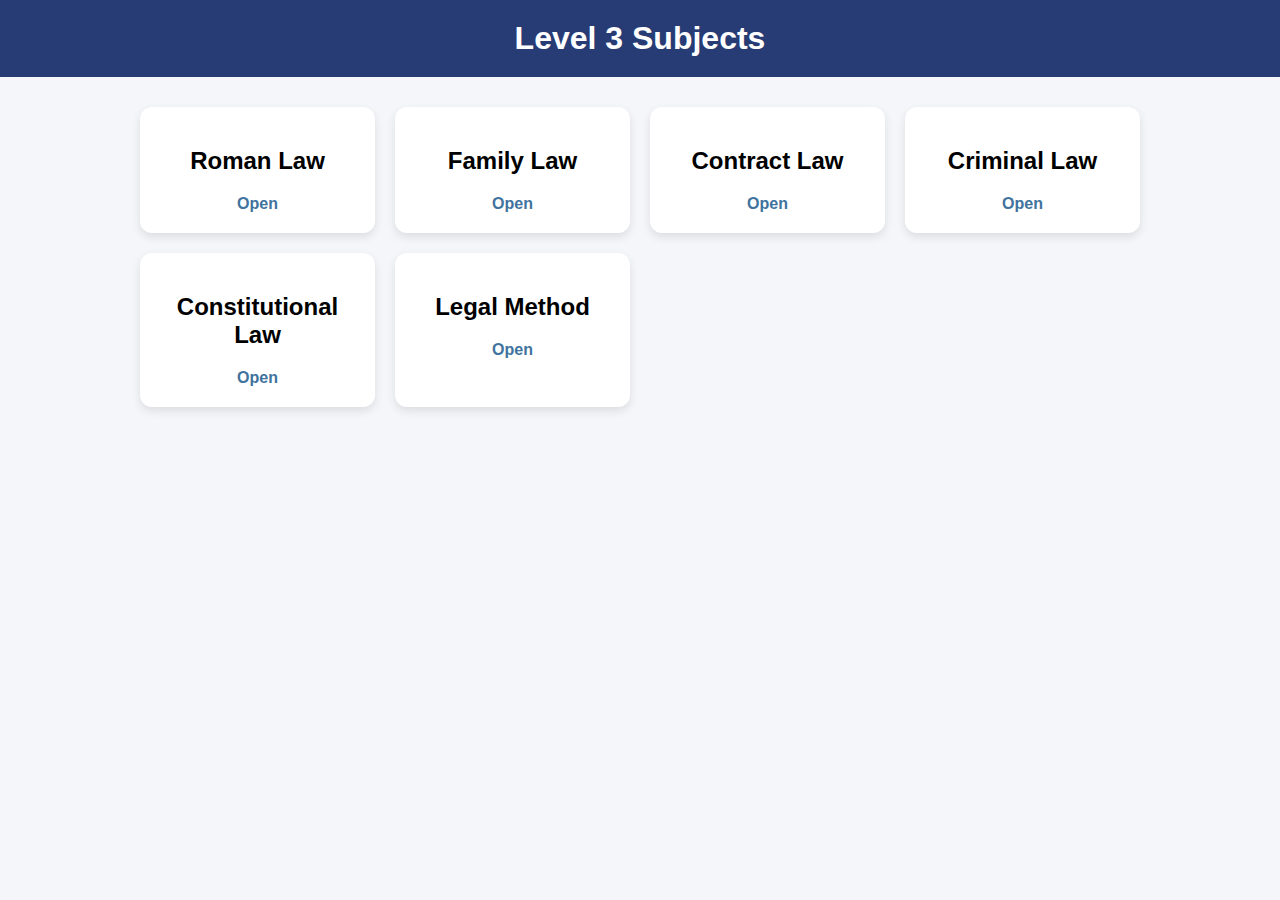
<file: l3/index.html>
<!DOCTYPE html>
<html lang="en">
<head>
  <meta charset="UTF-8">
  <title>L3 Subjects - OUSL LLB</title>
  <link rel="stylesheet" href="../assets/css/style.css">
</head>
<body>
  <header>
    <h1>Level 3 Subjects</h1>
  </header>

  <main>
    <div class="container">
      <div class="card"><h2>Roman Law</h2><a href="roman-law.html">Open</a></div>
      <div class="card"><h2>Family Law</h2><a href="family-law.html">Open</a></div>
      <div class="card"><h2>Contract Law</h2><a href="contract-law.html">Open</a></div>
      <div class="card"><h2>Criminal Law</h2><a href="criminal-law.html">Open</a></div>
      <div class="card"><h2>Constitutional Law</h2><a href="constitutional-law.html">Open</a></div>
      <div class="card"><h2>Legal Method</h2><a href="legal-method.html">Open</a></div>
    </div>
  </main>
</body>
</html>
</file>
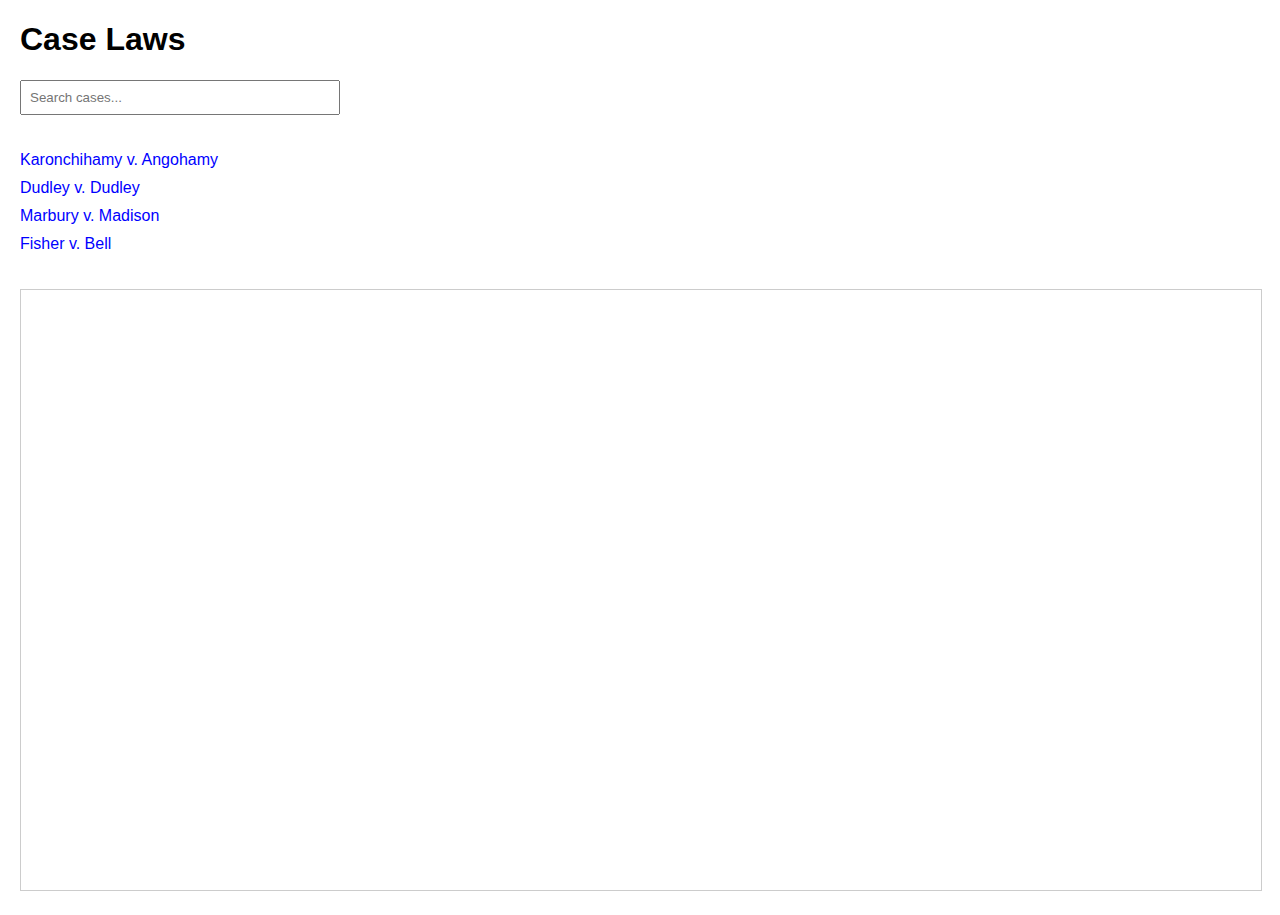
<file: case-laws.html>
<!DOCTYPE html>
<html lang="en">
<head>
<meta charset="UTF-8">
<title>Case Law Portal</title>
<style>
body { font-family: Arial, sans-serif; margin: 20px; }
input { padding: 8px; width: 300px; margin-bottom: 20px; }
ul { list-style: none; padding: 0; }
li { margin: 10px 0; }
a { color: blue; text-decoration: none; cursor: pointer; }
a:hover { text-decoration: underline; }
iframe { width: 100%; height: 600px; border: 1px solid #ccc; margin-top: 20px; }
</style>
</head>
<body>

<h1>Case Laws</h1>
<input type="text" id="search" placeholder="Search cases...">
<ul id="caseList"></ul>

<iframe id="caseFrame" src=""></iframe>

<script>
// List of cases: name + published Google Docs link
const cases = [
    { name: "Karonchihamy v. Angohamy", link: "https://docs.google.com/document/d/e/YOUR_DOC_ID/pub?embedded=true" },
    { name: "Dudley v. Dudley", link: "https://docs.google.com/document/d/e/YOUR_DOC_ID2/pub?embedded=true" },
    { name: "Marbury v. Madison", link: "https://docs.google.com/document/d/e/YOUR_DOC_ID3/pub?embedded=true" },
    { name: "Fisher v. Bell", link: "https://docs.google.com/document/d/e/YOUR_DOC_ID4/pub?embedded=true" }
];

const caseList = document.getElementById('caseList');
const searchInput = document.getElementById('search');
const caseFrame = document.getElementById('caseFrame');

// Display the list
function displayCases(filter="") {
    caseList.innerHTML = "";
    cases.filter(c => c.name.toLowerCase().includes(filter.toLowerCase()))
         .forEach(c => {
            const li = document.createElement('li');
            const a = document.createElement('a');
            a.textContent = c.name;
            a.onclick = () => caseFrame.src = c.link;
            li.appendChild(a);
            caseList.appendChild(li);
         });
}

// Initial display
displayCases();

// Filter as user types
searchInput.addEventListener('input', (e) => {
    displayCases(e.target.value);
});
</script>

</body>
</html>
</file>
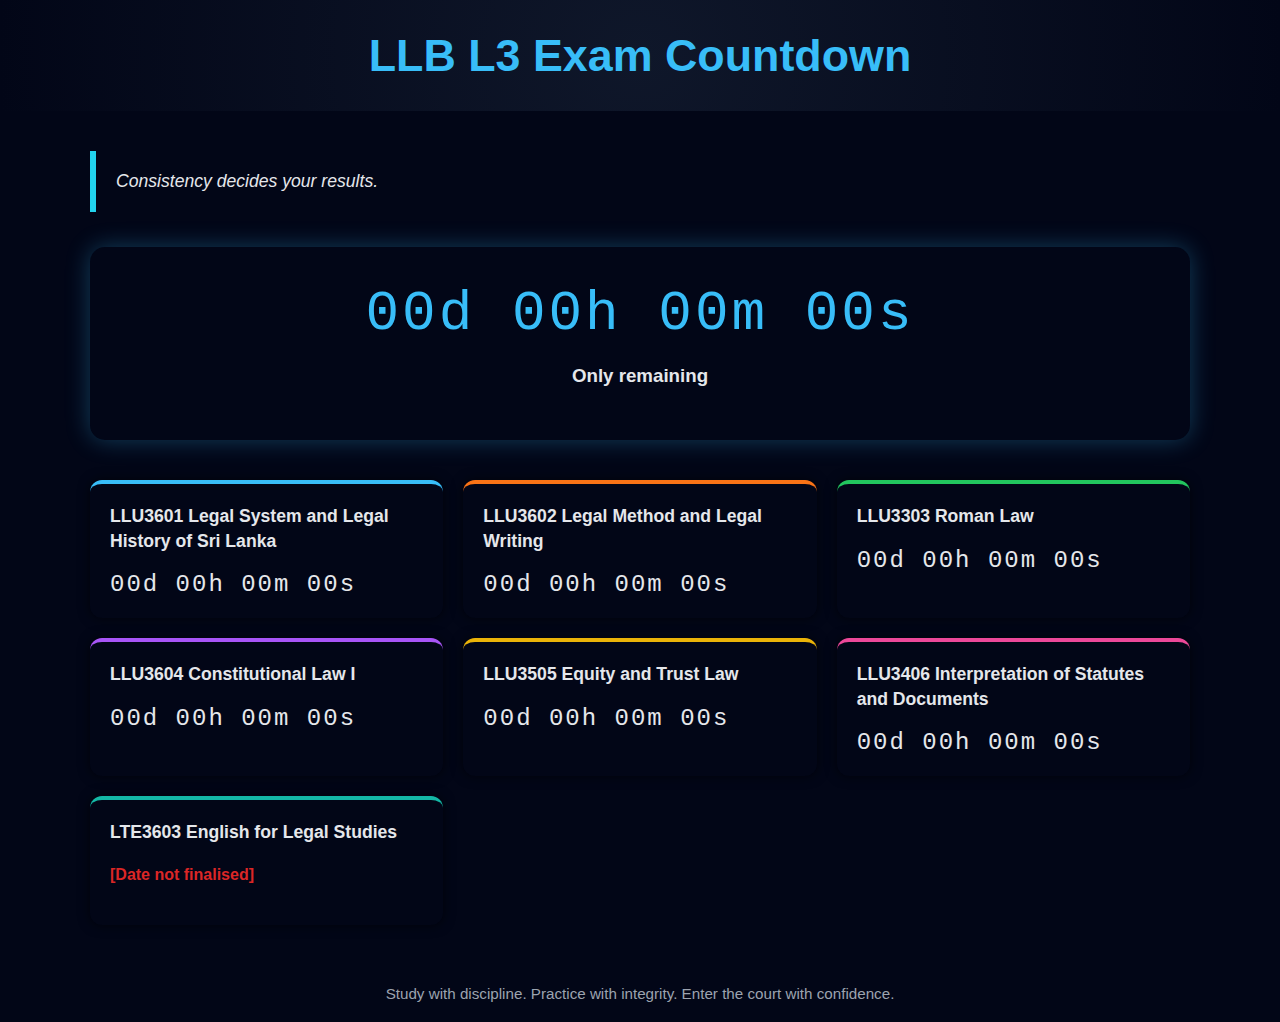
<file: countdown-final.html>
<!DOCTYPE html>
<html lang="en">
<head>
  <meta charset="UTF-8" />
  <meta name="viewport" content="width=device-width, initial-scale=1.0" />
  <title>LLB L3 Final Countdown</title>

  <style>
    body {
      font-family: 'Segoe UI', sans-serif;
      background: #020617;
      color: #e5e7eb;
      margin: 0;
    }

    header {
      text-align: center;
      padding: 30px 15px;
      background: radial-gradient(circle, #0f172a, #020617);
    }

    h1 {
      margin: 0;
      font-size: 2.8rem;
      color: #38bdf8;
    }

    .container {
      max-width: 1100px;
      margin: 20px auto;
      padding: 20px;
    }

    .quote {
      background: #020617;
      padding: 20px;
      border-left: 6px solid #22d3ee;
      margin-bottom: 35px;
      font-size: 1.1rem;
      font-style: italic;
    }

    /* ================= MAIN EXAM TIMER ================= */
    .main-timer {
      background: #020617;
      padding: 35px;
      border-radius: 15px;
      text-align: center;
      margin-bottom: 40px;
      box-shadow: 0 0 25px rgba(56,189,248,0.3);
    }

    .main-timer h2 {
      color: #22d3ee;
      margin-bottom: 15px;
    }

    .digital-big {
      font-family: 'Courier New', monospace;
      font-size: 3.5rem;
      letter-spacing: 3px;
      color: #38bdf8;
      max-width: 100%;
      word-break: break-word;
    }

    /* ================= SUBJECT TIMERS ================= */
    .subjects {
      display: grid;
      grid-template-columns: repeat(auto-fit, minmax(280px, 1fr));
      gap: 20px;
    }

    .subject {
      background: #020617;
      padding: 20px;
      border-radius: 12px;
      box-shadow: 0 0 12px rgba(0,0,0,0.6);
    }

    .subject h3 {
      margin-top: 0;
      font-size: 1.1rem;
      line-height: 1.4;
    }

    .digital {
      font-family: 'Courier New', monospace;
      font-size: 1.5rem;
      letter-spacing: 2px;
      margin-top: 10px;
    }

    footer {
      text-align: center;
      padding: 20px;
      font-size: 0.95rem;
      color: #9ca3af;
    }

    /* ================= MOBILE FIX ================= */
    @media (max-width: 768px) {
      h1 {
        font-size: 2rem;
      }

      .digital-big {
        font-size: 2.2rem;
        letter-spacing: 1px;
      }

      .digital {
        font-size: 1.3rem;
      }
    }

    @media (max-width: 480px) {
      .digital-big {
        font-size: 1.8rem;
        letter-spacing: 0.5px;
      }

      .quote {
        font-size: 1rem;
      }

      footer {
        font-size: 0.85rem;
      }
    }
  </style>
</head>

<body>

<header>
  <h1>LLB L3 Exam Countdown</h1>
</header>

<div class="container">

  <!-- MOTIVATION -->
  <div class="quote" id="quoteBox"></div>

  <!-- MAIN EXAM -->
  <div class="main-timer">
    <!-- <h2>Overall Exam Countdown</h2> -->
    <div class="digital-big" id="mainExam"></div>
    <h3>Only remaining</h3>
  </div>

  <!-- SUBJECTS -->
  <div class="subjects">
    <div class="subject" style="border-top:4px solid #38bdf8">
      <h3>LLU3601 Legal System and Legal History of Sri Lanka</h3>
      <div class="digital" id="s1"></div>
    </div>

    <div class="subject" style="border-top:4px solid #f97316">
      <h3>LLU3602 Legal Method and Legal Writing</h3>
      <div class="digital" id="s2"></div>
    </div>

    <div class="subject" style="border-top:4px solid #22c55e">
      <h3>LLU3303 Roman Law</h3>
      <div class="digital" id="s3"></div>
    </div>

    <div class="subject" style="border-top:4px solid #a855f7">
      <h3>LLU3604 Constitutional Law I</h3>
      <div class="digital" id="s4"></div>
    </div>

    <div class="subject" style="border-top:4px solid #eab308">
      <h3>LLU3505 Equity and Trust Law</h3>
      <div class="digital" id="s5"></div>
    </div>

    <div class="subject" style="border-top:4px solid #ec4899">
      <h3>LLU3406 Interpretation of Statutes and Documents</h3>
      <div class="digital" id="s6"></div>
    </div>

    <div class="subject" style="border-top:4px solid #14b8a6">
      <h3>LTE3603 English for Legal Studies</h3>
      <h4 style="color: #dc2626;">[Date not finalised]</h4>
      <div class="digital" id="s7"></div>
    </div>
  </div>

</div>

<footer>
  Study with discipline. Practice with integrity. Enter the court with confidence.
</footer>

<script>
  /* ================= DATES ================= */
  const examStart = new Date("2026-01-27T09:30:00");

  const subjects = [
    new Date("2026-06-21T13:30:00"),
    new Date("2026-06-24T13:30:00"),
    new Date("2026-06-28T13:30:00"),
    new Date("2026-07-01T13:30:00"),
    new Date("2026-07-04T13:30:00"),
    new Date("2026-07-08T13:30:00"),
    //new Date("2026-02-02T09:30:00"),
  ];

  /* ================= MOTIVATION ================= */
  const quotes = [
    "Exams reward preparation, not pressure.",
    "One hour of focused study today saves panic tomorrow.",
    "Consistency decides your results.",
    "Law is built through revision, not shortcuts.",
    "Silence now. Confidence in the exam hall.",
    "Strong fundamentals make strong advocates."
  ];

  function formatDigital(ms) {
    if (ms < 0) return "00d 00h 00m 00s";

    const d = Math.floor(ms / (1000*60*60*24));
    const h = Math.floor((ms / (1000*60*60)) % 24);
    const m = Math.floor((ms / (1000*60)) % 60);
    const s = Math.floor((ms / 1000) % 60);

    if (window.innerWidth < 480) {
      return `${d}d ${h}h ${m}m ${s}s`;
    }

    return `${String(d).padStart(2,'0')}:${String(h).padStart(2,'0')}:${String(m).padStart(2,'0')}:${String(s).padStart(2,'0')}`;
  }

  function updateTimers() {
    const now = new Date().getTime();
    document.getElementById("mainExam").innerText = formatDigital(examStart - now);

    subjects.forEach((date, i) => {
      document.getElementById("s" + (i + 1)).innerText =
        formatDigital(date - now);
    });
  }

  function newQuote() {
    document.getElementById("quoteBox").innerText =
      quotes[Math.floor(Math.random() * quotes.length)];
  }

  newQuote();
  updateTimers();
  setInterval(updateTimers, 1000);
  setInterval(newQuote, 30000);
</script>

</body>
</html>
</file>
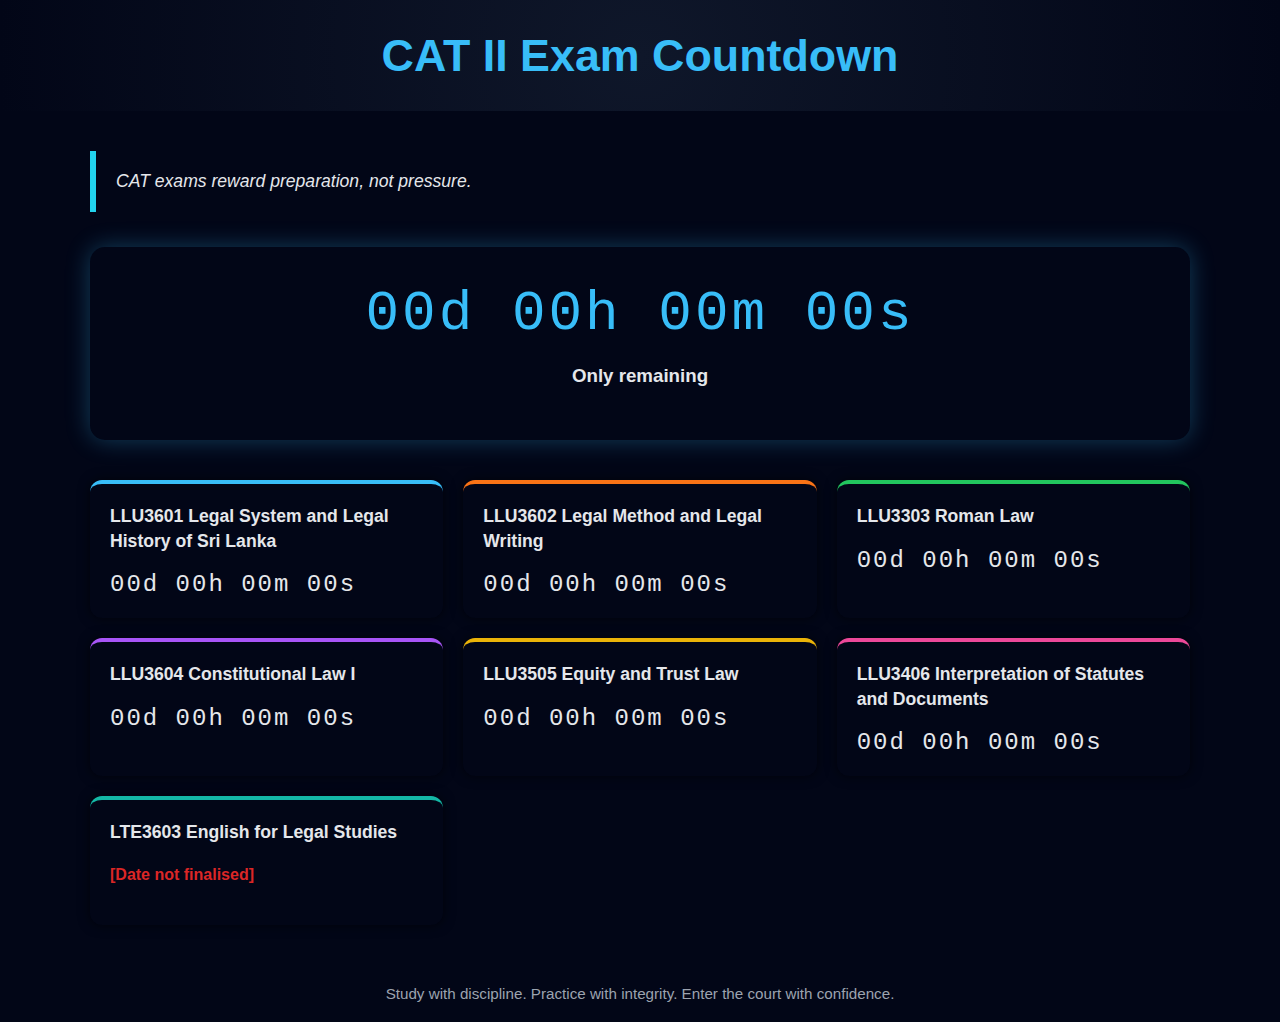
<file: countdown.html>
<!DOCTYPE html>
<html lang="en">
<head>
  <meta charset="UTF-8" />
  <meta name="viewport" content="width=device-width, initial-scale=1.0" />
  <title>CAT II Countdown</title>

  <style>
    body {
      font-family: 'Segoe UI', sans-serif;
      background: #020617;
      color: #e5e7eb;
      margin: 0;
    }

    header {
      text-align: center;
      padding: 30px 15px;
      background: radial-gradient(circle, #0f172a, #020617);
    }

    h1 {
      margin: 0;
      font-size: 2.8rem;
      color: #38bdf8;
    }

    .container {
      max-width: 1100px;
      margin: 20px auto;
      padding: 20px;
    }

    .quote {
      background: #020617;
      padding: 20px;
      border-left: 6px solid #22d3ee;
      margin-bottom: 35px;
      font-size: 1.1rem;
      font-style: italic;
    }

    /* ================= MAIN EXAM TIMER ================= */
    .main-timer {
      background: #020617;
      padding: 35px;
      border-radius: 15px;
      text-align: center;
      margin-bottom: 40px;
      box-shadow: 0 0 25px rgba(56,189,248,0.3);
    }

    .main-timer h2 {
      color: #22d3ee;
      margin-bottom: 15px;
    }

    .digital-big {
      font-family: 'Courier New', monospace;
      font-size: 3.5rem;
      letter-spacing: 3px;
      color: #38bdf8;
      max-width: 100%;
      word-break: break-word;
    }

    /* ================= SUBJECT TIMERS ================= */
    .subjects {
      display: grid;
      grid-template-columns: repeat(auto-fit, minmax(280px, 1fr));
      gap: 20px;
    }

    .subject {
      background: #020617;
      padding: 20px;
      border-radius: 12px;
      box-shadow: 0 0 12px rgba(0,0,0,0.6);
    }

    .subject h3 {
      margin-top: 0;
      font-size: 1.1rem;
      line-height: 1.4;
    }

    .digital {
      font-family: 'Courier New', monospace;
      font-size: 1.5rem;
      letter-spacing: 2px;
      margin-top: 10px;
    }

    footer {
      text-align: center;
      padding: 20px;
      font-size: 0.95rem;
      color: #9ca3af;
    }

    /* ================= MOBILE FIX ================= */
    @media (max-width: 768px) {
      h1 {
        font-size: 2rem;
      }

      .digital-big {
        font-size: 2.2rem;
        letter-spacing: 1px;
      }

      .digital {
        font-size: 1.3rem;
      }
    }

    @media (max-width: 480px) {
      .digital-big {
        font-size: 1.8rem;
        letter-spacing: 0.5px;
      }

      .quote {
        font-size: 1rem;
      }

      footer {
        font-size: 0.85rem;
      }
    }
  </style>
</head>

<body>

<header>
  <h1>CAT II Exam Countdown</h1>
</header>

<div class="container">

  <!-- MOTIVATION -->
  <div class="quote" id="quoteBox"></div>

  <!-- MAIN EXAM -->
  <div class="main-timer">
    <!-- <h2>Overall Exam Countdown</h2> -->
    <div class="digital-big" id="mainExam"></div>
    <h3>Only remaining</h3>
  </div>

  <!-- SUBJECTS -->
  <div class="subjects">
    <div class="subject" style="border-top:4px solid #38bdf8">
      <h3>LLU3601 Legal System and Legal History of Sri Lanka</h3>
      <div class="digital" id="s1"></div>
    </div>

    <div class="subject" style="border-top:4px solid #f97316">
      <h3>LLU3602 Legal Method and Legal Writing</h3>
      <div class="digital" id="s2"></div>
    </div>

    <div class="subject" style="border-top:4px solid #22c55e">
      <h3>LLU3303 Roman Law</h3>
      <div class="digital" id="s3"></div>
    </div>

    <div class="subject" style="border-top:4px solid #a855f7">
      <h3>LLU3604 Constitutional Law I</h3>
      <div class="digital" id="s4"></div>
    </div>

    <div class="subject" style="border-top:4px solid #eab308">
      <h3>LLU3505 Equity and Trust Law</h3>
      <div class="digital" id="s5"></div>
    </div>

    <div class="subject" style="border-top:4px solid #ec4899">
      <h3>LLU3406 Interpretation of Statutes and Documents</h3>
      <div class="digital" id="s6"></div>
    </div>

    <div class="subject" style="border-top:4px solid #14b8a6">
      <h3>LTE3603 English for Legal Studies</h3>
      <h4 style="color: #dc2626;">[Date not finalised]</h4>
      <div class="digital" id="s7"></div>
    </div>
  </div>

</div>

<footer>
  Study with discipline. Practice with integrity. Enter the court with confidence.
</footer>

<script>
  /* ================= DATES ================= */
  const examStart = new Date("2026-01-27T09:30:00");

  const subjects = [
    new Date("2026-01-27T09:30:00"),
    new Date("2026-01-27T13:30:00"),
    new Date("2026-01-29T09:30:00"),
    new Date("2026-01-29T13:30:00"),
    new Date("2026-01-31T09:30:00"),
    new Date("2026-01-31T13:30:00"),
    //new Date("2026-02-02T09:30:00"),
  ];

  /* ================= MOTIVATION ================= */
  const quotes = [
    "CAT exams reward preparation, not pressure.",
    "One hour of focused study today saves panic tomorrow.",
    "Consistency decides your results.",
    "Law is built through revision, not shortcuts.",
    "Silence now. Confidence in the exam hall.",
    "Strong fundamentals make strong advocates."
  ];

  function formatDigital(ms) {
    if (ms < 0) return "00d 00h 00m 00s";

    const d = Math.floor(ms / (1000*60*60*24));
    const h = Math.floor((ms / (1000*60*60)) % 24);
    const m = Math.floor((ms / (1000*60)) % 60);
    const s = Math.floor((ms / 1000) % 60);

    if (window.innerWidth < 480) {
      return `${d}d ${h}h ${m}m ${s}s`;
    }

    return `${String(d).padStart(2,'0')}:${String(h).padStart(2,'0')}:${String(m).padStart(2,'0')}:${String(s).padStart(2,'0')}`;
  }

  function updateTimers() {
    const now = new Date().getTime();
    document.getElementById("mainExam").innerText = formatDigital(examStart - now);

    subjects.forEach((date, i) => {
      document.getElementById("s" + (i + 1)).innerText =
        formatDigital(date - now);
    });
  }

  function newQuote() {
    document.getElementById("quoteBox").innerText =
      quotes[Math.floor(Math.random() * quotes.length)];
  }

  newQuote();
  updateTimers();
  setInterval(updateTimers, 1000);
  setInterval(newQuote, 30000);
</script>

</body>
</html>
</file>
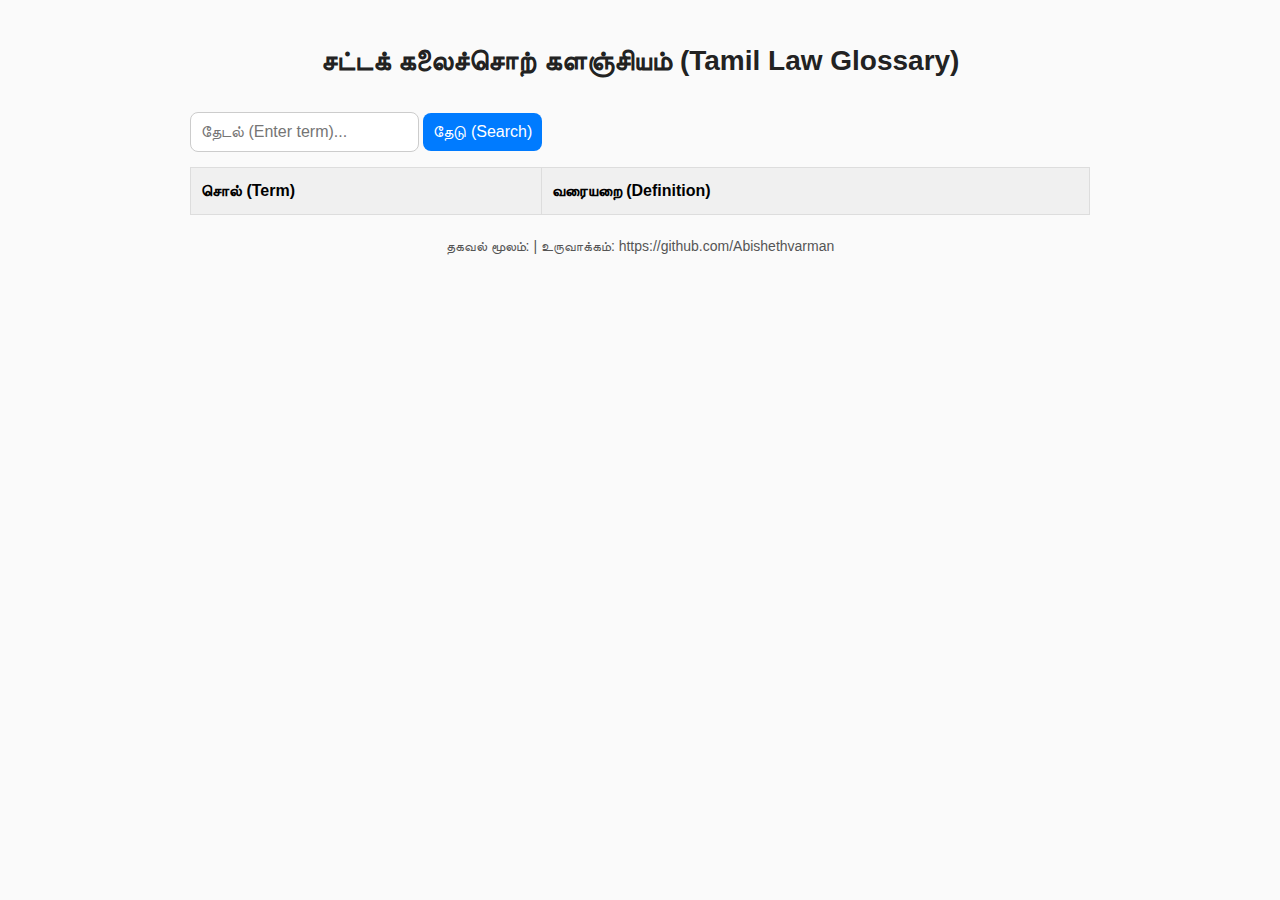
<file: glossary-test.html>
<!DOCTYPE html>
<html lang="ta">
<head>
  <meta charset="UTF-8">
  <meta name="viewport" content="width=device-width, initial-scale=1.0">
  <title>சட்டக் கலைச்சொற் களஞ்சியம் (Law Glossary)</title>
  <style>
    body {
      font-family: "Noto Sans Tamil", Arial, sans-serif;
      background-color: #fafafa;
      padding: 20px;
      max-width: 900px;
      margin: auto;
      line-height: 1.6;
    }
    h1 {
      text-align: center;
      color: #222;
      font-size: 28px;
    }
    input, button {
      padding: 10px;
      font-size: 16px;
      border: 1px solid #ccc;
      border-radius: 8px;
      margin-top: 10px;
      margin-bottom: 15px;
    }
    button {
      cursor: pointer;
      background-color: #007BFF;
      color: white;
      border: none;
    }
    button:hover {
      background-color: #0056b3;
    }
    table {
      width: 100%;
      border-collapse: collapse;
    }
    th, td {
      border: 1px solid #ddd;
      padding: 10px;
      text-align: left;
      vertical-align: top;
    }
    th {
      background-color: #f0f0f0;
      font-weight: bold;
    }
    tr:nth-child(even) {
      background-color: #f9f9f9;
    }
    footer {
      text-align: center;
      margin-top: 20px;
      color: #555;
      font-size: 14px;
    }
  </style>
</head>
<body>
  <h1>சட்டக் கலைச்சொற் களஞ்சியம் (Tamil Law Glossary)</h1>

  <input type="text" id="search" placeholder="தேடல் (Enter term)...">
  <button id="searchBtn">தேடு (Search)</button>

  <table id="glossary">
    <thead>
      <tr>
        <th>சொல் (Term)</th>
        <th>வரையறை (Definition)</th>
      </tr>
    </thead>
    <tbody></tbody>
  </table>

  <footer>
    <p>தகவல் மூலம்:  | உருவாக்கம்: https://github.com/Abishethvarman</p>
  </footer>

  <script>
    const sheetUrl = "https://docs.google.com/spreadsheets/d/e/2PACX-1vQabt4EqJhP0BoaMbaFW2ztCqVOhq-QMT_ABP8S6qyM3b3t41qnSt-Vb-rIgxvMfoCV5PNTzx3tpJeC/pub?output=csv";

    let allRows = [];

    // Load sheet data
    fetch(sheetUrl)
      .then(res => res.text())
      .then(data => {
        const rows = data.split("\n").slice(3);
        const tbody = document.querySelector("#glossary tbody");
        rows.forEach(row => {
          const [term, definition] = row.split(",");
          if (term && definition) {
            allRows.push({term, definition});
            const tr = document.createElement("tr");
            tr.innerHTML = `<td>${term}</td><td>${definition}</td>`;
            tbody.appendChild(tr);
          }
        });
      });

    // Search button functionality
    document.getElementById("searchBtn").addEventListener("click", function() {
      const filter = document.getElementById("search").value.toLowerCase();
      const tbody = document.querySelector("#glossary tbody");
      tbody.innerHTML = ""; // Clear table
      allRows.forEach(row => {
        if (row.term.toLowerCase().includes(filter) || row.definition.toLowerCase().includes(filter)) {
          const tr = document.createElement("tr");
          tr.innerHTML = `<td>${row.term}</td><td>${row.definition}</td>`;
          tbody.appendChild(tr);
        }
      });
    });
  </script>
</body>
</html>
</file>
<file: assets/css/style.css>
body { font-family: Arial, sans-serif; background: #f5f6fa; margin:0; }
header { text-align:center; background:#273c75; color:white; padding:20px; }
header h1 { margin:0; }
.container {
  display: grid;
  grid-template-columns: repeat(auto-fit, minmax(220px, 1fr));
  gap: 20px;
  padding: 30px;
  max-width: 1000px;
  margin: auto;
}
.card {
  background:white;
  padding:20px;
  border-radius:12px;
  box-shadow:0 4px 10px rgba(0,0,0,0.1);
  text-align:center;
  transition: transform 0.2s;
}
.card:hover { transform: translateY(-5px); }
.card a { text-decoration:none; color:#40739e; font-weight:bold; }
</file>
